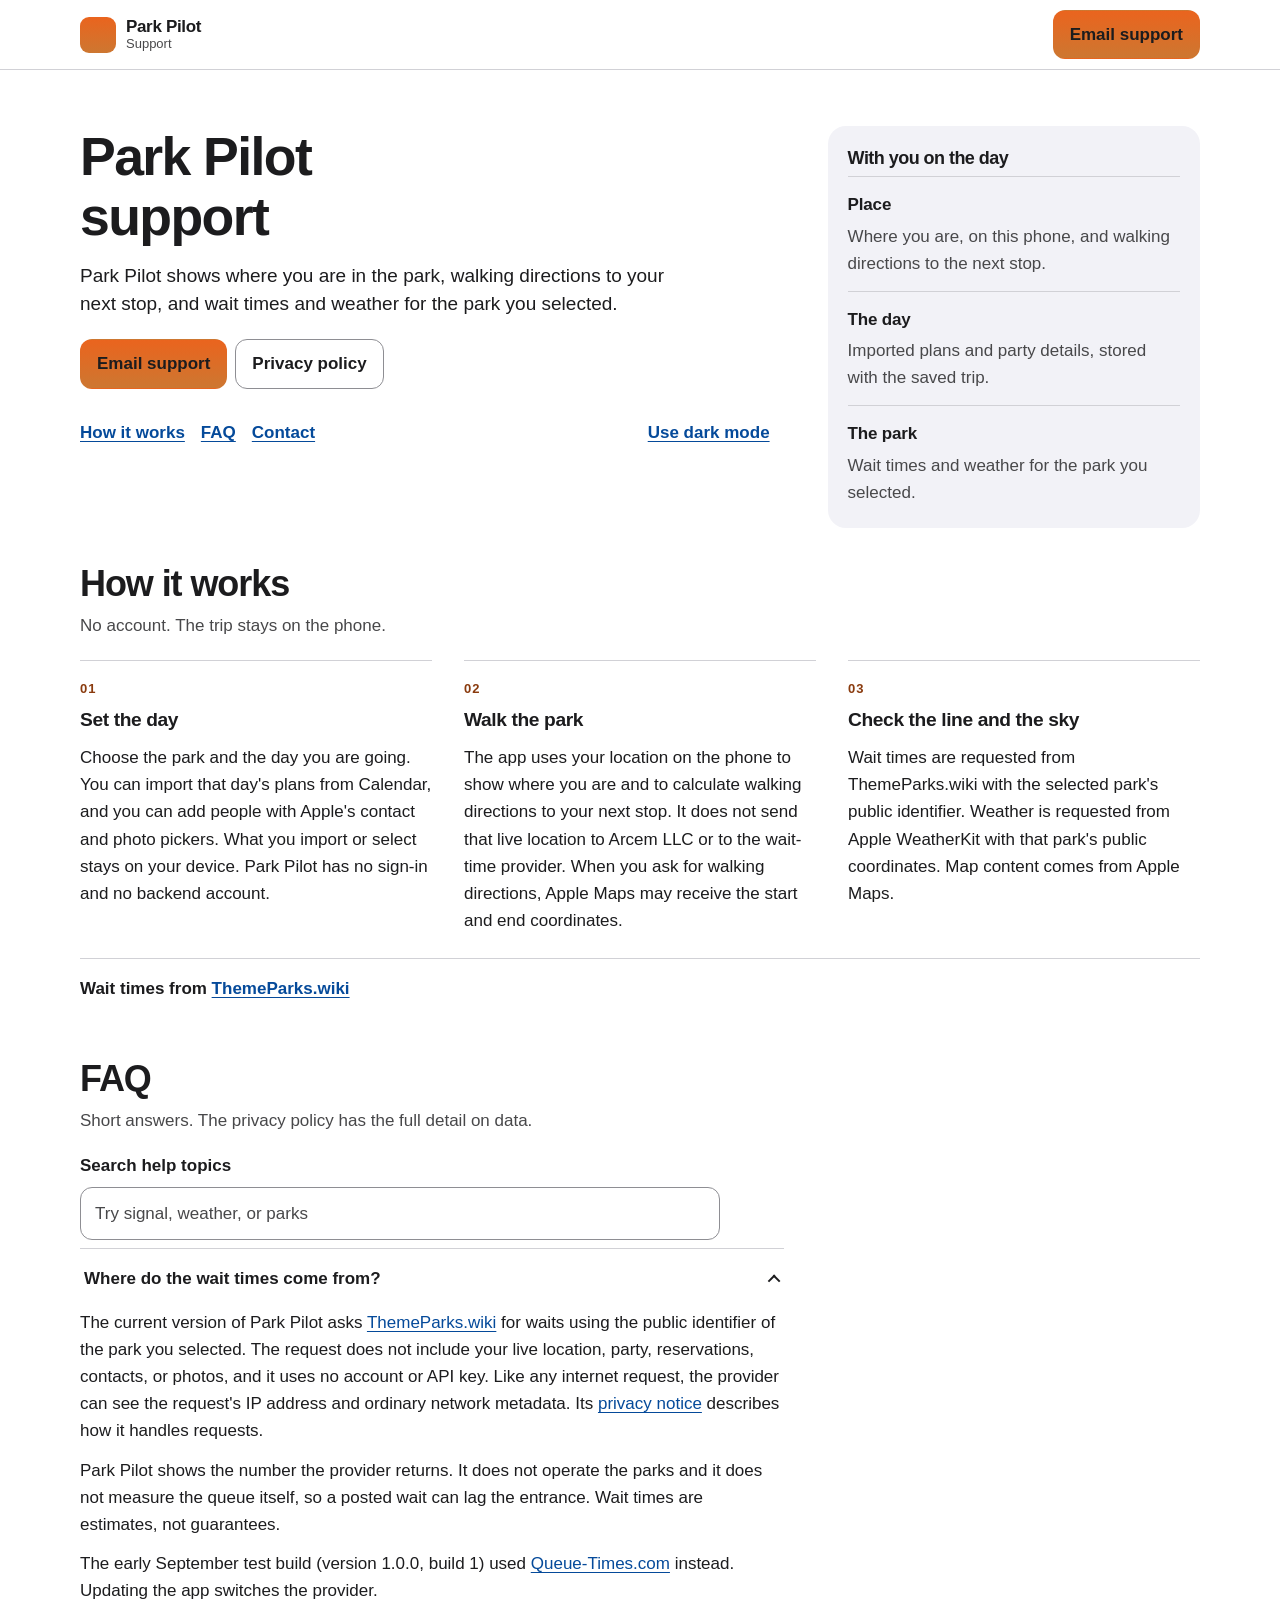
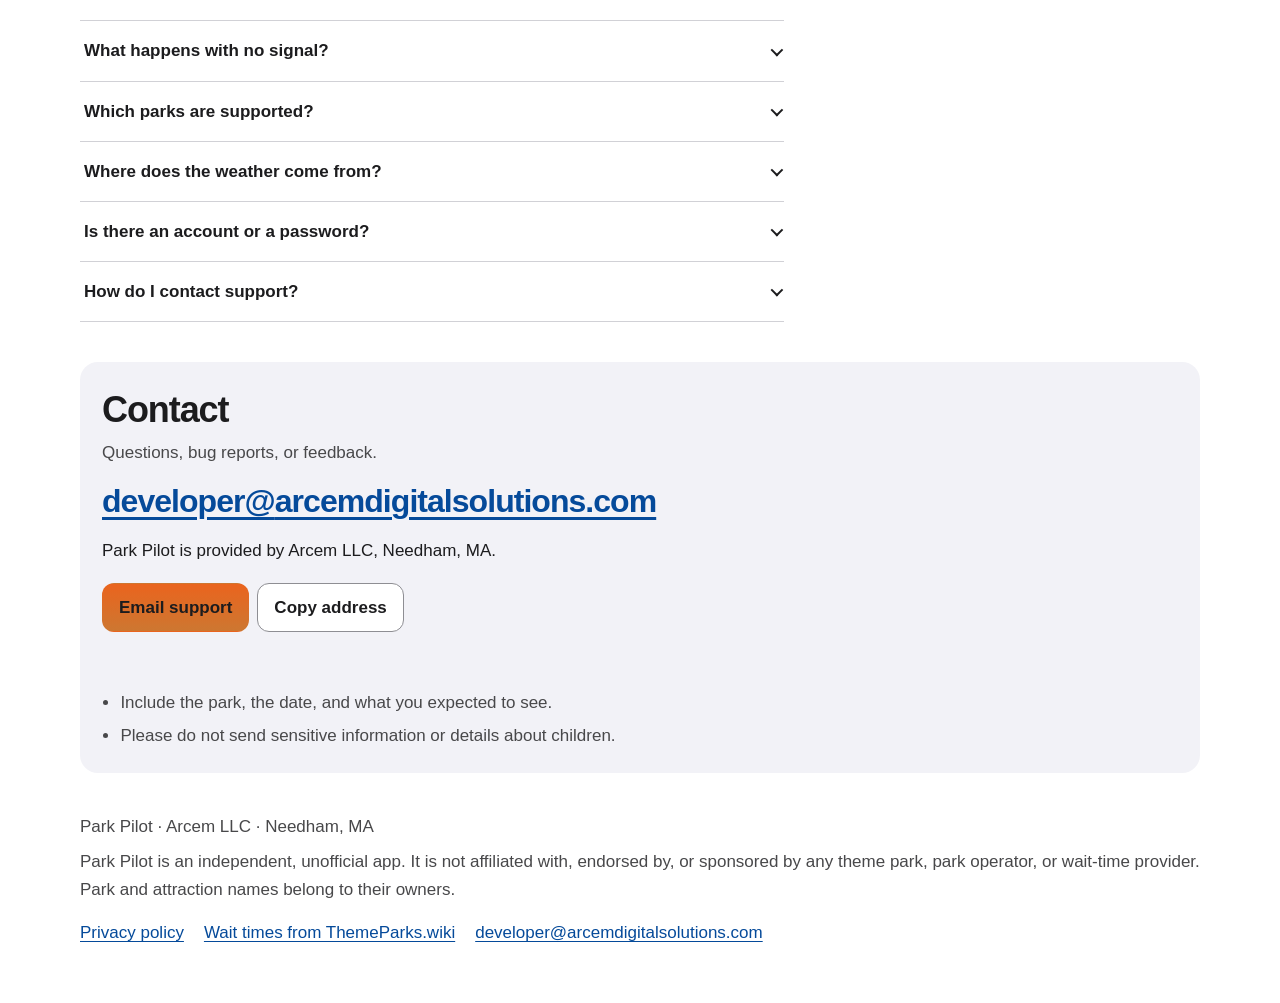
<file: index.html>
<!DOCTYPE html>
<html lang="en">
<head>
<meta charset="utf-8">
<meta name="viewport" content="width=device-width, initial-scale=1">
<title>Park Pilot Support</title>
<meta name="description" content="Support for Park Pilot from Arcem LLC: how the app works, where wait times and weather come from, and how to email the developer.">
<link rel="icon" href="favicon.svg" type="image/svg+xml">
<link rel="stylesheet" href="support.css">
<script>
try {
  var savedTheme = localStorage.getItem("parkpilot-theme");
  if (savedTheme === "light" || savedTheme === "dark") {
    document.documentElement.setAttribute("data-theme", savedTheme);
  }
} catch (e) {}
</script>
</head>
<body>
<a class="skip" href="#content">Skip to content</a>

<header class="site-header" id="top">
  <a class="brand" href="#top">
    <span class="pin" aria-hidden="true"></span>
    <span class="brand-text">
      <span class="brand-name">Park Pilot</span>
      <span class="brand-meta">Support</span>
    </span>
  </a>
  <div class="header-actions">
    <a class="button button-primary" href="mailto:developer@arcemdigitalsolutions.com?subject=Park%20Pilot%20support">Email support</a>
  </div>
</header>

<main id="content">
  <section class="hero">
    <div class="hero-copy">
      <h1>Park Pilot support</h1>
      <p class="lede">Park Pilot shows where you are in the park, walking directions to your next stop, and wait times and weather for the park you selected.</p>
      <div class="hero-actions">
        <a class="button button-primary" href="mailto:developer@arcemdigitalsolutions.com?subject=Park%20Pilot%20support">Email support</a>
        <a class="button button-secondary" href="privacy.html">Privacy policy</a>
      </div>
      <div class="hero-tools">
        <nav class="toc" aria-label="On this page">
          <a href="#how-it-works">How it works</a>
          <a href="#faq">FAQ</a>
          <a href="#contact">Contact</a>
        </nav>
        <button type="button" class="text-button" id="theme-toggle" aria-pressed="false">Use dark mode</button>
      </div>
    </div>
    <aside class="glance" aria-labelledby="glance-title">
      <h2 id="glance-title">With you on the day</h2>
      <dl>
        <div>
          <dt>Place</dt>
          <dd>Where you are, on this phone, and walking directions to the next stop.</dd>
        </div>
        <div>
          <dt>The day</dt>
          <dd>Imported plans and party details, stored with the saved trip.</dd>
        </div>
        <div>
          <dt>The park</dt>
          <dd>Wait times and weather for the park you selected.</dd>
        </div>
      </dl>
    </aside>
  </section>

  <section class="panel" id="how-it-works" aria-labelledby="how-title">
    <div class="section-head">
      <h2 id="how-title">How it works</h2>
      <p>No account. The trip stays on the phone.</p>
    </div>
    <ol class="steps">
      <li>
        <h3>Set the day</h3>
        <p>Choose the park and the day you are going. You can import that day's plans from Calendar, and you can add people with Apple's contact and photo pickers. What you import or select stays on your device. Park Pilot has no sign-in and no backend account.</p>
      </li>
      <li>
        <h3>Walk the park</h3>
        <p>The app uses your location on the phone to show where you are and to calculate walking directions to your next stop. It does not send that live location to Arcem LLC or to the wait-time provider. When you ask for walking directions, Apple Maps may receive the start and end coordinates.</p>
      </li>
      <li>
        <h3>Check the line and the sky</h3>
        <p>Wait times are requested from ThemeParks.wiki with the selected park's public identifier. Weather is requested from Apple WeatherKit with that park's public coordinates. Map content comes from Apple Maps.</p>
      </li>
    </ol>
    <p class="credit">Wait times from <a href="https://www.themeparks.wiki/">ThemeParks.wiki</a></p>
  </section>

  <section class="faq-section" id="faq" aria-labelledby="faq-title">
    <div class="section-head">
      <h2 id="faq-title">FAQ</h2>
      <p>Short answers. The privacy policy has the full detail on data.</p>
    </div>
    <form class="finder" role="search" action="#faq" method="get">
      <label for="faq-search">Search help topics</label>
      <input id="faq-search" type="search" name="q" enterkeyhint="search" autocomplete="off" spellcheck="false" placeholder="Try signal, weather, or parks">
    </form>
    <p id="faq-empty" class="empty" hidden></p>
    <div class="faq-list">
      <details class="faq-item" id="wait-times" open>
        <summary>Where do the wait times come from?</summary>
        <div class="faq-body">
          <p>The current version of Park Pilot asks <a href="https://www.themeparks.wiki/">ThemeParks.wiki</a> for waits using the public identifier of the park you selected. The request does not include your live location, party, reservations, contacts, or photos, and it uses no account or API key. Like any internet request, the provider can see the request's IP address and ordinary network metadata. Its <a href="https://www.themeparks.wiki/privacy">privacy notice</a> describes how it handles requests.</p>
          <p>Park Pilot shows the number the provider returns. It does not operate the parks and it does not measure the queue itself, so a posted wait can lag the entrance. Wait times are estimates, not guarantees.</p>
          <p>The early September test build (version 1.0.0, build 1) used <a href="https://queue-times.com/en-US">Queue-Times.com</a> instead. Updating the app switches the provider.</p>
        </div>
      </details>
      <details class="faq-item" id="no-signal">
        <summary>What happens with no signal?</summary>
        <div class="faq-body">
          <p>The saved trip stays on the device: the park day, plans you imported, and party details you added. Removing the app deletes that locally stored data.</p>
          <p>Live wait times, weather, and map imagery need a connection to refresh. Park Pilot reuses a successful wait response for up to five minutes. Without a connection, it can show the last readings it saved on the device for up to 24 hours, labeled as cached rather than live. After that, waits do not show until a new response can be requested.</p>
          <p>A missing signal does not upload your location. Park Pilot does not run a server that receives your trip, and it does not send your live location to the wait-time provider.</p>
        </div>
      </details>
      <details class="faq-item" id="parks">
        <summary>Which parks are supported?</summary>
        <div class="faq-body">
          <p>The parks you can select in Park Pilot are the supported parks. For the one you pick, the app sends that park's public identifier for waits and that park's public coordinates for weather.</p>
          <p>If a park is not in the app's list, Park Pilot is not offering waits or park weather for it. Open the park list in the app for the current set. The wait-time provider publishes data for many more parks than any one app has to include, and Park Pilot does not claim every park on that list.</p>
        </div>
      </details>
      <details class="faq-item" id="weather">
        <summary>Where does the weather come from?</summary>
        <div class="faq-body">
          <p>Current conditions come from Apple WeatherKit. The app sends the selected park's public coordinates, not your live location. Apple receives the network information needed to answer that request, including an IP address, under <a href="https://www.apple.com/legal/privacy/">Apple's privacy policy</a>.</p>
          <p>If WeatherKit cannot be reached, weather does not refresh. The saved trip is still on the device.</p>
        </div>
      </details>
      <details class="faq-item" id="account">
        <summary>Is there an account or a password?</summary>
        <div class="faq-body">
          <p>No. Park Pilot has no backend user accounts, so there is nothing to sign in to and no password to reset. Information you enter or select is stored on your device as part of the saved trip.</p>
        </div>
      </details>
      <details class="faq-item" id="email-help">
        <summary>How do I contact support?</summary>
        <div class="faq-body">
          <p>Email <a href="mailto:developer@arcemdigitalsolutions.com?subject=Park%20Pilot%20support">developer@arcemdigitalsolutions.com</a>. Include the park, the date, and what you expected to happen. Please do not send sensitive information or details about children. The same address is on the <a href="privacy.html">privacy policy</a>.</p>
        </div>
      </details>
    </div>
  </section>

  <section class="panel contact-panel" id="contact" aria-labelledby="contact-title">
    <div class="contact-card">
      <h2 id="contact-title">Contact</h2>
      <p class="contact-lead">Questions, bug reports, or feedback.</p>
      <p class="email"><a href="mailto:developer@arcemdigitalsolutions.com?subject=Park%20Pilot%20support">developer@<wbr>arcemdigitalsolutions.com</a></p>
      <p>Park Pilot is provided by Arcem LLC, Needham, MA.</p>
      <div class="contact-actions">
        <a class="button button-primary" href="mailto:developer@arcemdigitalsolutions.com?subject=Park%20Pilot%20support">Email support</a>
        <button type="button" class="button button-secondary" id="copy-email" data-email="developer@arcemdigitalsolutions.com">Copy address</button>
      </div>
      <p id="copy-status" class="status" role="status" aria-live="polite"></p>
      <ul class="contact-notes">
        <li>Include the park, the date, and what you expected to see.</li>
        <li>Please do not send sensitive information or details about children.</li>
      </ul>
    </div>
  </section>
</main>

<footer class="site-footer">
  <p>Park Pilot · Arcem LLC · Needham, MA</p>
  <p class="disclaimer" id="unofficial">Park Pilot is an independent, unofficial app. It is not affiliated with, endorsed by, or sponsored by any theme park, park operator, or wait-time provider. Park and attraction names belong to their owners.</p>
  <nav aria-label="Footer">
    <a href="privacy.html">Privacy policy</a>
    <a href="https://www.themeparks.wiki/">Wait times from ThemeParks.wiki</a>
    <a href="mailto:developer@arcemdigitalsolutions.com?subject=Park%20Pilot%20support">developer@arcemdigitalsolutions.com</a>
  </nav>
</footer>

<noscript>
  <p class="noscript">Search on this page needs JavaScript. Every answer above is already visible, and email works without it.</p>
</noscript>
<script src="support.js"></script>
</body>
</html>
</file>
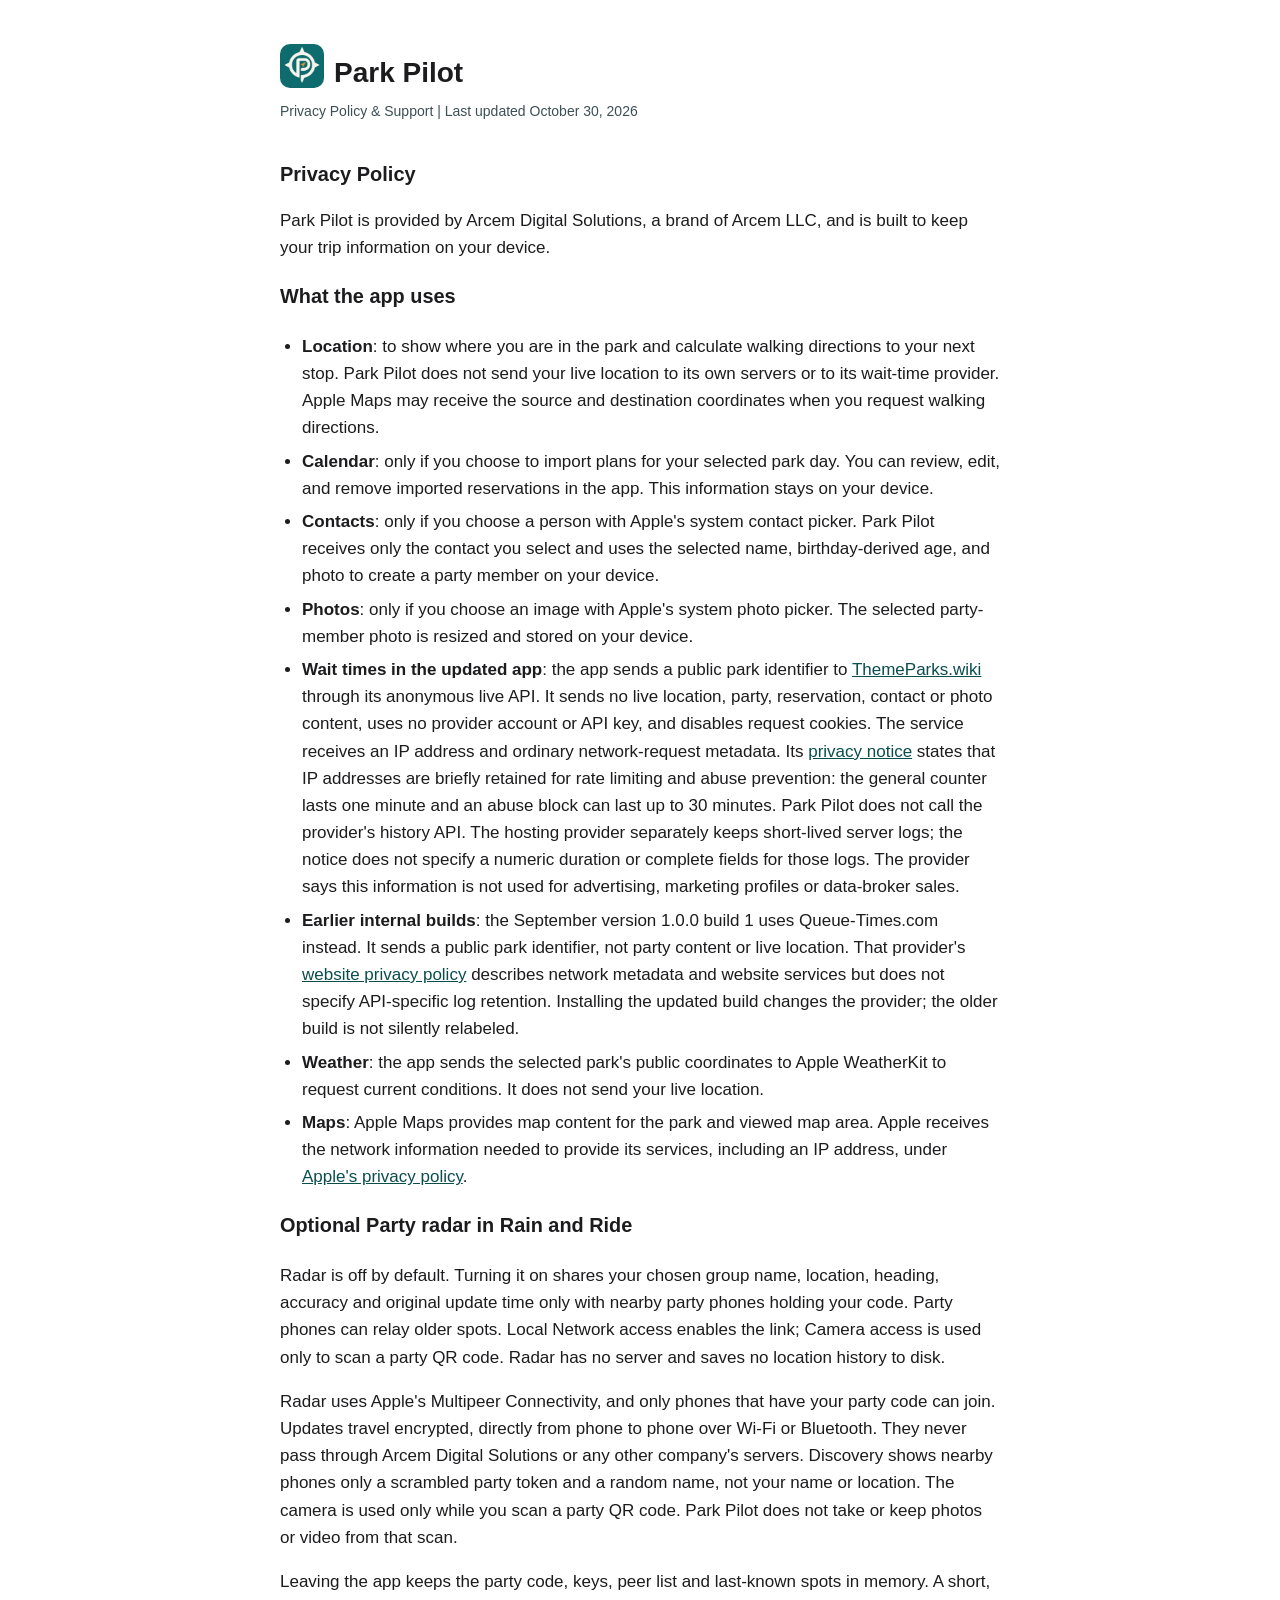
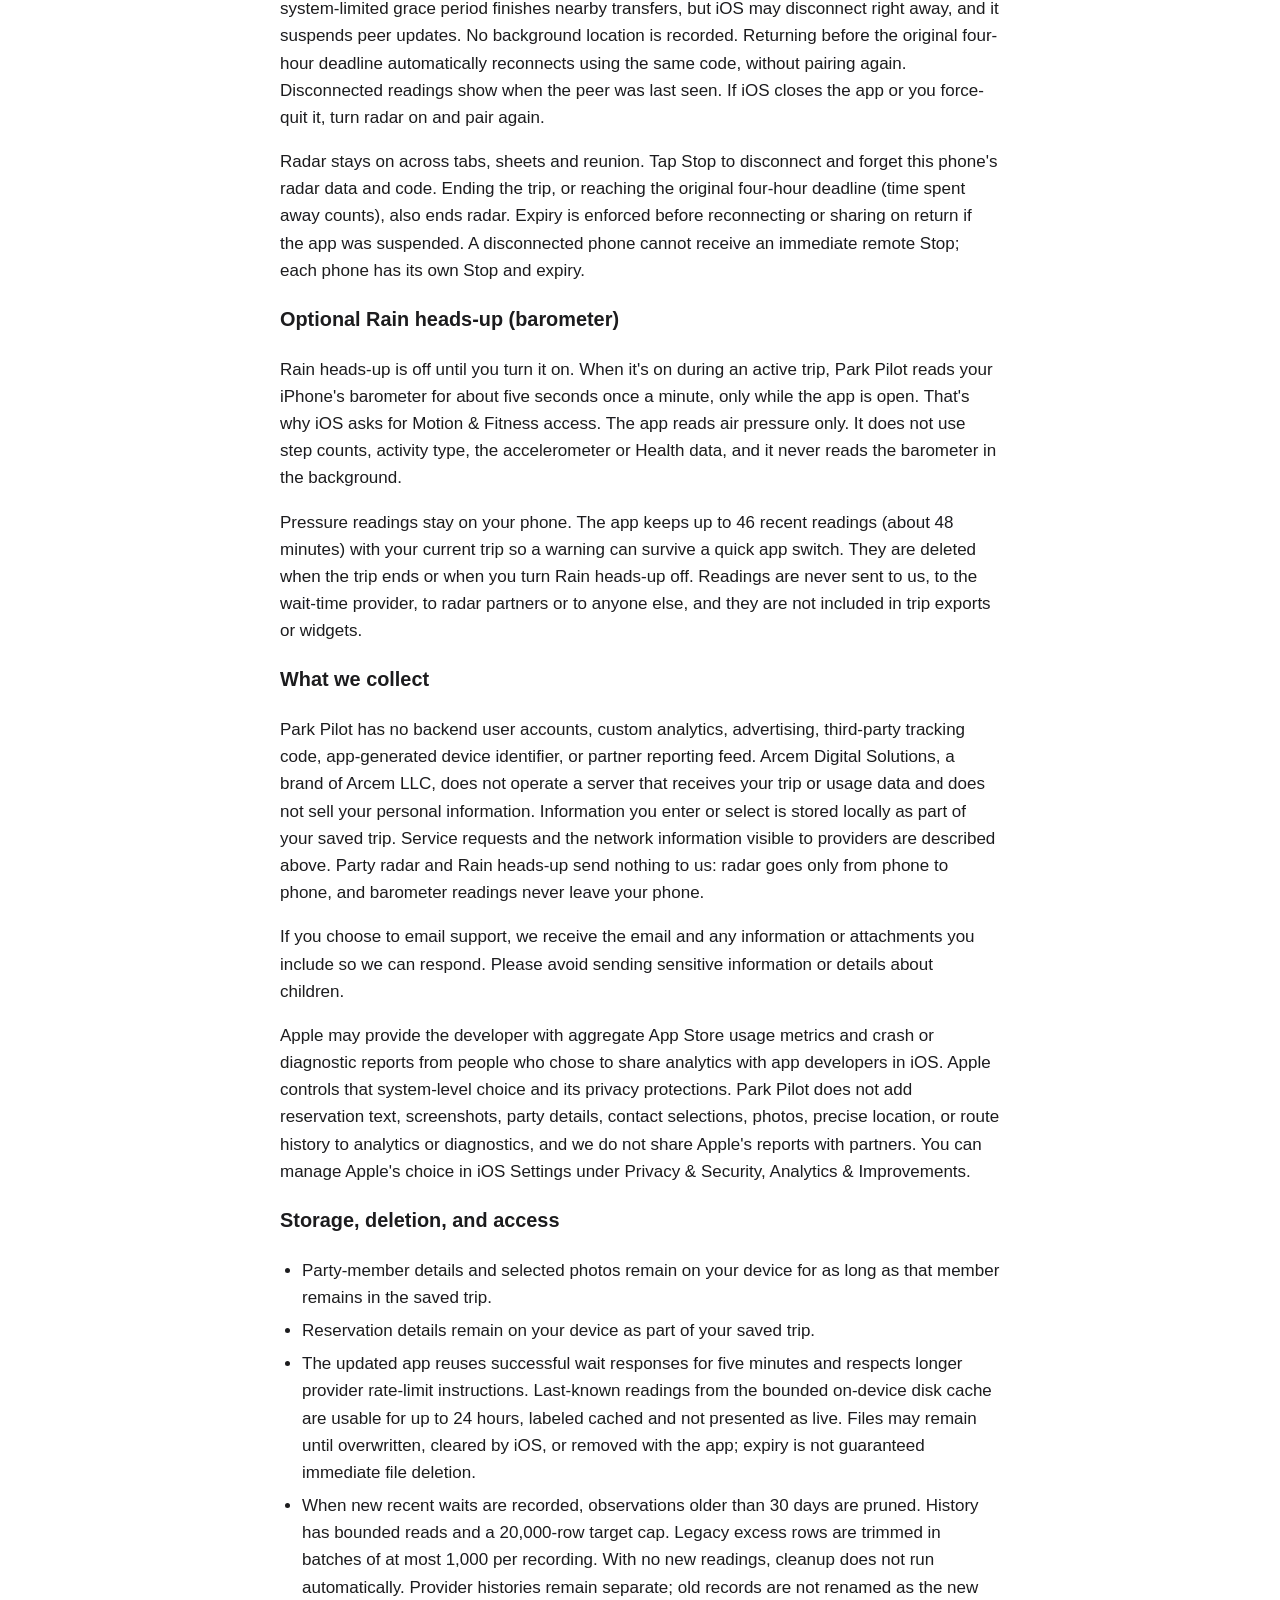
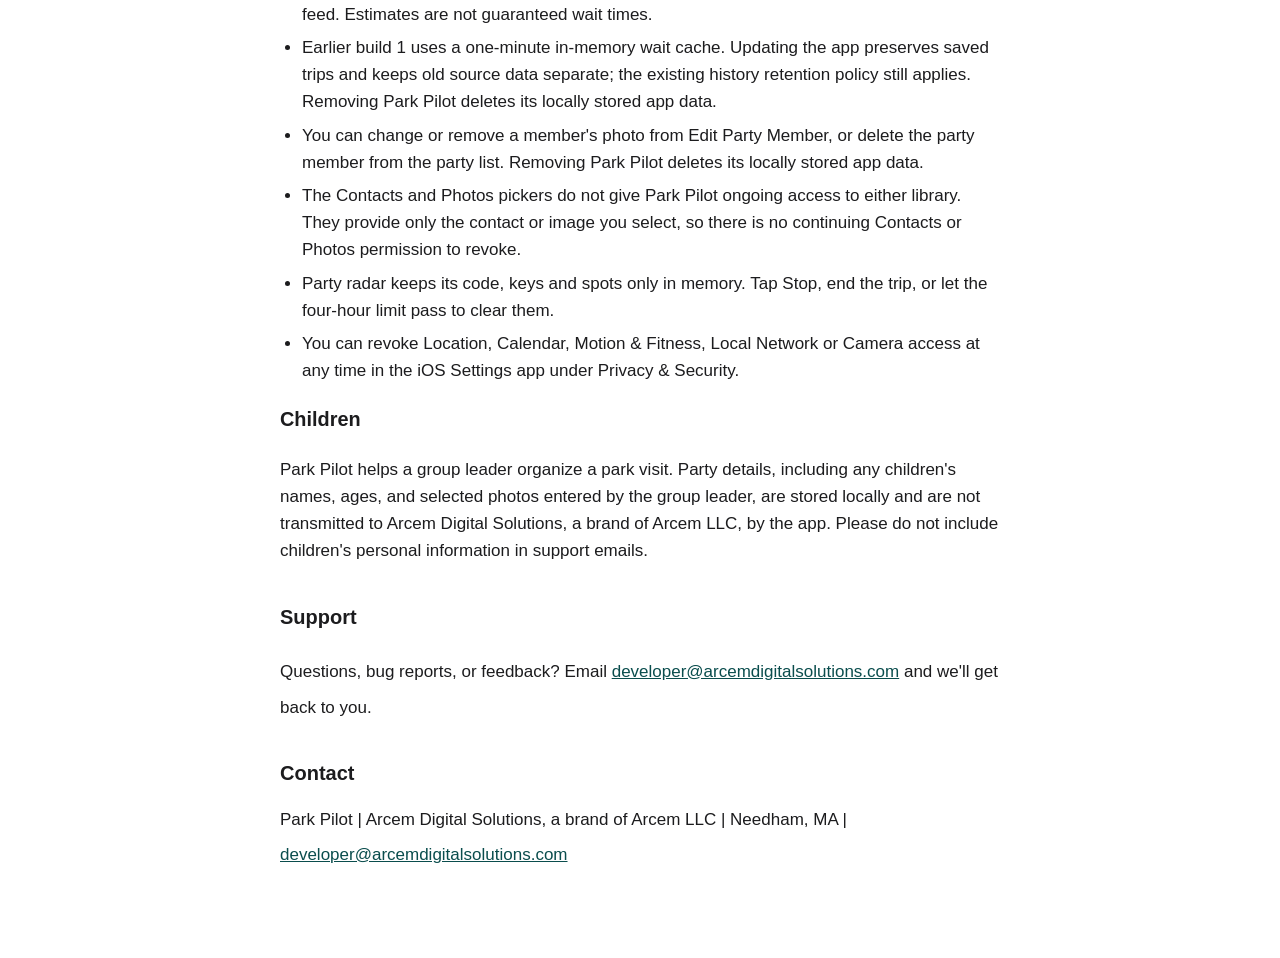
<file: privacy.html>
<!DOCTYPE html>
<html lang="en">
<head>
<meta charset="utf-8">
<meta name="viewport" content="width=device-width, initial-scale=1">
<title>Park Pilot - Privacy &amp; Support</title>
<style>
  :root { color-scheme: light dark; }
  body {
    font: 17px/1.6 -apple-system, BlinkMacSystemFont, "Segoe UI", Roboto, Helvetica, Arial, sans-serif;
    max-width: 720px; margin: 0 auto; padding: 32px 20px 64px; color: #1c1c1e;
  }
  @media (prefers-color-scheme: dark) { body { background: #000; color: #f2f2f7; } a { color: #6bd6cc; } }
  h1 { font-size: 28px; margin-bottom: 4px; }
  h2 { font-size: 20px; margin-top: 36px; }
  .updated { color: #3d4f57; font-size: 14px; margin-top: 0; }
  @media (prefers-color-scheme: dark) { .updated { color: #b8cccf; } }
  ul { padding-left: 22px; }
  li { margin: 6px 0; }
  a { color: #0a4d4d; overflow-wrap: anywhere; }
  a[href^="mailto:"] { display: inline-block; min-height: 44px; padding: 8px 0; box-sizing: border-box; }
  @media (prefers-color-scheme: dark) { a { color: #6bd6cc; } }
  .brand { display: flex; align-items: center; gap: 10px; }
  .icon { width: 44px; height: 44px; border-radius: 10px; }
</style>
</head>
<body>
  <div class="brand"><img class="icon" src="assets/park-pilot-icon.png" alt="" aria-hidden="true"><h1>Park Pilot</h1></div>
  <p class="updated">Privacy Policy &amp; Support | Last updated October 30, 2026</p>

  <h2>Privacy Policy</h2>
  <p>Park Pilot is provided by Arcem Digital Solutions, a brand of Arcem LLC, and is built to keep your trip information on your device.</p>
  <h3>What the app uses</h3>
  <ul>
    <li><strong>Location</strong>: to show where you are in the park and calculate walking directions to your next stop. Park Pilot does not send your live location to its own servers or to its wait-time provider. Apple Maps may receive the source and destination coordinates when you request walking directions.</li>
    <li><strong>Calendar</strong>: only if you choose to import plans for your selected park day. You can review, edit, and remove imported reservations in the app. This information stays on your device.</li>
    <li><strong>Contacts</strong>: only if you choose a person with Apple's system contact picker. Park Pilot receives only the contact you select and uses the selected name, birthday-derived age, and photo to create a party member on your device.</li>
    <li><strong>Photos</strong>: only if you choose an image with Apple's system photo picker. The selected party-member photo is resized and stored on your device.</li>
    <li><strong>Wait times in the updated app</strong>: the app sends a public park identifier to <a href="https://www.themeparks.wiki/">ThemeParks.wiki</a> through its anonymous live API. It sends no live location, party, reservation, contact or photo content, uses no provider account or API key, and disables request cookies. The service receives an IP address and ordinary network-request metadata. Its <a href="https://www.themeparks.wiki/privacy">privacy notice</a> states that IP addresses are briefly retained for rate limiting and abuse prevention: the general counter lasts one minute and an abuse block can last up to 30 minutes. Park Pilot does not call the provider's history API. The hosting provider separately keeps short-lived server logs; the notice does not specify a numeric duration or complete fields for those logs. The provider says this information is not used for advertising, marketing profiles or data-broker sales.</li>
    <li><strong>Earlier internal builds</strong>: the September version 1.0.0 build 1 uses Queue-Times.com instead. It sends a public park identifier, not party content or live location. That provider's <a href="https://queue-times.com/en-US/pages/privacy">website privacy policy</a> describes network metadata and website services but does not specify API-specific log retention. Installing the updated build changes the provider; the older build is not silently relabeled.</li>
    <li><strong>Weather</strong>: the app sends the selected park's public coordinates to Apple WeatherKit to request current conditions. It does not send your live location.</li>
    <li><strong>Maps</strong>: Apple Maps provides map content for the park and viewed map area. Apple receives the network information needed to provide its services, including an IP address, under <a href="https://www.apple.com/legal/privacy/">Apple's privacy policy</a>.</li>
  </ul>
  <h3>Optional Party radar in Rain and Ride</h3>
  <p>Radar is off by default. Turning it on shares your chosen group name, location, heading, accuracy and original update time only with nearby party phones holding your code. Party phones can relay older spots. Local Network access enables the link; Camera access is used only to scan a party QR code. Radar has no server and saves no location history to disk.</p>
  <p>Radar uses Apple's Multipeer Connectivity, and only phones that have your party code can join. Updates travel encrypted, directly from phone to phone over Wi-Fi or Bluetooth. They never pass through Arcem Digital Solutions or any other company's servers. Discovery shows nearby phones only a scrambled party token and a random name, not your name or location. The camera is used only while you scan a party QR code. Park Pilot does not take or keep photos or video from that scan.</p>
  <p>Leaving the app keeps the party code, keys, peer list and last-known spots in memory. A short, system-limited grace period finishes nearby transfers, but iOS may disconnect right away, and it suspends peer updates. No background location is recorded. Returning before the original four-hour deadline automatically reconnects using the same code, without pairing again. Disconnected readings show when the peer was last seen. If iOS closes the app or you force-quit it, turn radar on and pair again.</p>
  <p>Radar stays on across tabs, sheets and reunion. Tap Stop to disconnect and forget this phone's radar data and code. Ending the trip, or reaching the original four-hour deadline (time spent away counts), also ends radar. Expiry is enforced before reconnecting or sharing on return if the app was suspended. A disconnected phone cannot receive an immediate remote Stop; each phone has its own Stop and expiry.</p>
  <h3>Optional Rain heads-up (barometer)</h3>
  <p>Rain heads-up is off until you turn it on. When it's on during an active trip, Park Pilot reads your iPhone's barometer for about five seconds once a minute, only while the app is open. That's why iOS asks for Motion &amp; Fitness access. The app reads air pressure only. It does not use step counts, activity type, the accelerometer or Health data, and it never reads the barometer in the background.</p>
  <p>Pressure readings stay on your phone. The app keeps up to 46 recent readings (about 48 minutes) with your current trip so a warning can survive a quick app switch. They are deleted when the trip ends or when you turn Rain heads-up off. Readings are never sent to us, to the wait-time provider, to radar partners or to anyone else, and they are not included in trip exports or widgets.</p>
  <h3>What we collect</h3>
  <p>Park Pilot has no backend user accounts, custom analytics, advertising, third-party tracking code, app-generated device identifier, or partner reporting feed. Arcem Digital Solutions, a brand of Arcem LLC, does not operate a server that receives your trip or usage data and does not sell your personal information. Information you enter or select is stored locally as part of your saved trip. Service requests and the network information visible to providers are described above. Party radar and Rain heads-up send nothing to us: radar goes only from phone to phone, and barometer readings never leave your phone.</p>
  <p>If you choose to email support, we receive the email and any information or attachments you include so we can respond. Please avoid sending sensitive information or details about children.</p>
  <p>Apple may provide the developer with aggregate App Store usage metrics and crash or diagnostic reports from people who chose to share analytics with app developers in iOS. Apple controls that system-level choice and its privacy protections. Park Pilot does not add reservation text, screenshots, party details, contact selections, photos, precise location, or route history to analytics or diagnostics, and we do not share Apple's reports with partners. You can manage Apple's choice in iOS Settings under Privacy &amp; Security, Analytics &amp; Improvements.</p>
  <h3>Storage, deletion, and access</h3>
  <ul>
    <li>Party-member details and selected photos remain on your device for as long as that member remains in the saved trip.</li>
    <li>Reservation details remain on your device as part of your saved trip.</li>
    <li>The updated app reuses successful wait responses for five minutes and respects longer provider rate-limit instructions. Last-known readings from the bounded on-device disk cache are usable for up to 24 hours, labeled cached and not presented as live. Files may remain until overwritten, cleared by iOS, or removed with the app; expiry is not guaranteed immediate file deletion.</li>
    <li>When new recent waits are recorded, observations older than 30 days are pruned. History has bounded reads and a 20,000-row target cap. Legacy excess rows are trimmed in batches of at most 1,000 per recording. With no new readings, cleanup does not run automatically. Provider histories remain separate; old records are not renamed as the new feed. Estimates are not guaranteed wait times.</li>
    <li>Earlier build 1 uses a one-minute in-memory wait cache. Updating the app preserves saved trips and keeps old source data separate; the existing history retention policy still applies. Removing Park Pilot deletes its locally stored app data.</li>
    <li>You can change or remove a member's photo from Edit Party Member, or delete the party member from the party list. Removing Park Pilot deletes its locally stored app data.</li>
    <li>The Contacts and Photos pickers do not give Park Pilot ongoing access to either library. They provide only the contact or image you select, so there is no continuing Contacts or Photos permission to revoke.</li>
    <li>Party radar keeps its code, keys and spots only in memory. Tap Stop, end the trip, or let the four-hour limit pass to clear them.</li>
    <li>You can revoke Location, Calendar, Motion &amp; Fitness, Local Network or Camera access at any time in the iOS Settings app under Privacy &amp; Security.</li>
  </ul>
  <h3>Children</h3>
  <p>Park Pilot helps a group leader organize a park visit. Party details, including any children's names, ages, and selected photos entered by the group leader, are stored locally and are not transmitted to Arcem Digital Solutions, a brand of Arcem LLC, by the app. Please do not include children's personal information in support emails.</p>

  <h2>Support</h2>
  <p>Questions, bug reports, or feedback? Email <a href="mailto:developer@arcemdigitalsolutions.com">developer@arcemdigitalsolutions.com</a> and we'll get back to you.</p>

  <h2>Contact</h2>
  <p>Park Pilot | Arcem Digital Solutions, a brand of Arcem LLC | Needham, MA | <a href="mailto:developer@arcemdigitalsolutions.com">developer@arcemdigitalsolutions.com</a></p>
</body>
</html>
</file>
<file: support.css>
:root {
  --bg: #ffffff;
  --bg-muted: #f2f2f7;
  --ink: #1c1c1e;
  --muted: #48484a;
  --line: #8e8e93;
  --line-soft: #d1d1d6;
  --link: #054a9a;
  --accent-top: #ea641e;
  --accent-bottom: #cd7731;
  --accent-ink: #8a3b0e;
  --focus: #1c1c1e;
  --danger: #8d1d18;
  --ok: #0d5c2e;
  --button-ink: #1c1c1e;
  --card: #ffffff;
  color-scheme: light;
  font-family: -apple-system, BlinkMacSystemFont, "Segoe UI", Roboto, Helvetica, Arial, sans-serif;
}

@media (prefers-color-scheme: dark) {
  :root:not([data-theme="light"]) {
    --bg: #000000;
    --bg-muted: #1c1c1e;
    --ink: #f2f2f7;
    --muted: #aeaeb2;
    --line: #8e8e93;
    --line-soft: #3a3a3c;
    --link: #6cb4ff;
    --accent-ink: #ffb07a;
    --focus: #f2f2f7;
    --danger: #ffb4ae;
    --ok: #8ee0ad;
    --button-ink: #1c1c1e;
    --card: #1c1c1e;
    color-scheme: dark;
  }
}

:root[data-theme="dark"] {
  --bg: #000000;
  --bg-muted: #1c1c1e;
  --ink: #f2f2f7;
  --muted: #aeaeb2;
  --line: #8e8e93;
  --line-soft: #3a3a3c;
  --link: #6cb4ff;
  --accent-ink: #ffb07a;
  --focus: #f2f2f7;
  --danger: #ffb4ae;
  --ok: #8ee0ad;
  --button-ink: #1c1c1e;
  --card: #2c2c2e;
  color-scheme: dark;
}

:root[data-theme="light"] {
  color-scheme: light;
}

*,
*::before,
*::after {
  box-sizing: border-box;
}

html {
  scroll-behavior: smooth;
}

@media (prefers-reduced-motion: reduce) {
  html {
    scroll-behavior: auto;
  }
}

body {
  margin: 0;
  background: var(--bg);
  color: var(--ink);
  font-size: 1.0625rem;
  line-height: 1.6;
}

:focus:not(:focus-visible) {
  outline: none;
}

:focus-visible {
  outline: 3px solid var(--focus);
  outline-offset: 3px;
}

.skip {
  position: absolute;
  left: 16px;
  top: 8px;
  transform: translateY(-150%);
  background: var(--card);
  color: var(--ink);
  padding: 10px 14px;
  border-radius: 10px;
  z-index: 20;
}

.skip:focus {
  transform: none;
}

a {
  color: var(--link);
  text-underline-offset: 0.16em;
}

a[href^="mailto:"] {
  overflow-wrap: anywhere;
}

a:hover {
  text-decoration-thickness: 2px;
}

.site-header,
.hero,
.panel,
.faq-section,
.site-footer {
  width: min(1120px, calc(100% - 40px));
  margin-inline: auto;
}

.site-header {
  position: sticky;
  top: 0;
  z-index: 10;
  display: flex;
  flex-wrap: wrap;
  align-items: center;
  justify-content: space-between;
  gap: 12px 16px;
  width: 100%;
  max-width: none;
  padding: 10px 20px;
  background: var(--bg);
  border-bottom: 1px solid var(--line-soft);
}

.brand {
  display: flex;
  align-items: center;
  gap: 10px;
  color: inherit;
  text-decoration: none;
  min-height: 44px;
}

.pin {
  width: 36px;
  height: 36px;
  border-radius: 9px;
  background: linear-gradient(180deg, var(--accent-top), var(--accent-bottom));
  flex: none;
}

.brand-text {
  display: flex;
  flex-direction: column;
  line-height: 1.15;
}

.brand-name {
  font-weight: 700;
  letter-spacing: -0.02em;
}

.brand-meta {
  color: var(--muted);
  font-size: 0.8125rem;
}

.header-actions,
.hero-actions,
.contact-actions {
  display: flex;
  flex-wrap: wrap;
  gap: 8px;
}

.button {
  display: inline-flex;
  align-items: center;
  justify-content: center;
  min-height: 44px;
  padding: 10px 16px;
  border-radius: 12px;
  border: 1px solid transparent;
  font: inherit;
  font-weight: 600;
  text-decoration: none;
  cursor: pointer;
  color: var(--button-ink);
}

.button-primary {
  background: linear-gradient(180deg, var(--accent-top), var(--accent-bottom));
  color: var(--button-ink);
}

.button-primary:hover {
  filter: brightness(1.05);
}

.button-secondary {
  background: var(--card);
  color: var(--ink);
  border-color: var(--line);
}

.text-button {
  min-height: 44px;
  padding: 8px 2px;
  border: 0;
  background: none;
  color: var(--link);
  font: inherit;
  font-weight: 600;
  text-decoration: underline;
  text-underline-offset: 0.16em;
  cursor: pointer;
}

.hero,
.panel,
.faq-section,
.contact-card,
.site-footer {
  scroll-margin-top: 84px;
}

.hero {
  display: grid;
  gap: 28px;
  padding: 28px 0 8px;
}

.hero h1,
.section-head h2,
.contact-card h2,
.glance h2 {
  font-weight: 700;
  letter-spacing: -0.03em;
  line-height: 1.12;
  margin: 0;
}

.hero h1 {
  font-size: clamp(2.25rem, 7vw, 3.35rem);
  max-width: 11ch;
}

.lede {
  margin: 16px 0 0;
  font-size: 1.1875rem;
  line-height: 1.45;
  max-width: 38rem;
}

.hero-actions {
  margin-top: 22px;
}

.hero-tools {
  display: flex;
  flex-wrap: wrap;
  align-items: center;
  justify-content: space-between;
  gap: 4px 16px;
  margin-top: 22px;
}

.toc {
  display: flex;
  flex-wrap: wrap;
  gap: 4px 16px;
}

.toc a {
  display: inline-flex;
  align-items: center;
  min-height: 44px;
  font-weight: 600;
}

.glance {
  background: var(--bg-muted);
  border-radius: 18px;
  padding: 22px 20px 8px;
}

.glance h2 {
  font-size: 1.125rem;
  margin-bottom: 8px;
}

.glance dl {
  margin: 0;
}

.glance div {
  padding: 14px 0;
  border-top: 1px solid var(--line-soft);
}

.glance dt {
  font-weight: 700;
  letter-spacing: -0.01em;
}

.glance dd {
  margin: 4px 0 0;
  color: var(--muted);
}

.panel,
.faq-section {
  padding: 28px 0;
}

.section-head {
  max-width: 40rem;
  margin-bottom: 8px;
}

.section-head h2,
.contact-card h2 {
  font-size: clamp(1.75rem, 4vw, 2.25rem);
}

.section-head p,
.contact-lead {
  margin: 8px 0 0;
  color: var(--muted);
}

.steps {
  list-style: none;
  margin: 20px 0 0;
  padding: 0;
  display: grid;
  gap: 0;
}

.steps li {
  padding: 22px 0 4px;
  border-top: 1px solid var(--line-soft);
}

.steps h3 {
  margin: 0 0 8px;
  font-size: 1.2rem;
  letter-spacing: -0.02em;
}

.steps h3::before {
  display: block;
  margin-bottom: 6px;
  color: var(--accent-ink);
  font-size: 0.8125rem;
  font-weight: 700;
  letter-spacing: 0.08em;
}

.steps li:nth-child(1) h3::before { content: "01"; }
.steps li:nth-child(2) h3::before { content: "02"; }
.steps li:nth-child(3) h3::before { content: "03"; }

.steps p {
  margin: 0;
}

.credit {
  margin: 20px 0 0;
  padding-top: 16px;
  border-top: 1px solid var(--line-soft);
  font-size: 1.0625rem;
  font-weight: 700;
}

.finder {
  margin: 18px 0 8px;
  max-width: 40rem;
}

.finder label {
  display: block;
  font-weight: 600;
  margin-bottom: 8px;
}

.finder input {
  width: 100%;
  min-height: 48px;
  padding: 12px 14px;
  border-radius: 12px;
  border: 1px solid var(--line);
  background: var(--bg);
  color: var(--ink);
  font: inherit;
}

.finder input::placeholder {
  color: var(--muted);
  opacity: 1;
}

.faq-list {
  max-width: 44rem;
  border-top: 1px solid var(--line-soft);
}

.faq-item {
  border-bottom: 1px solid var(--line-soft);
}

.faq-item summary {
  display: flex;
  align-items: center;
  justify-content: space-between;
  gap: 16px;
  cursor: pointer;
  font-weight: 600;
  padding: 16px 4px;
  min-height: 52px;
  list-style: none;
}

.faq-item summary::-webkit-details-marker {
  display: none;
}

.faq-item summary::after {
  content: "";
  width: 9px;
  height: 9px;
  border-right: 2px solid var(--ink);
  border-bottom: 2px solid var(--ink);
  transform: rotate(45deg) translateY(-2px);
  flex: none;
}

.faq-item[open] summary::after {
  transform: rotate(225deg) translateY(-2px);
}

.faq-body {
  padding: 0 4px 16px 0;
}

.faq-body p {
  margin: 0 0 12px;
}

.faq-body p:last-child {
  margin-bottom: 0;
}

.empty {
  max-width: 44rem;
  margin: 12px 0;
  padding: 16px;
  border: 1px solid var(--line);
  border-radius: 12px;
  background: var(--bg-muted);
}

.status {
  min-height: 1.6em;
  margin: 12px 0 0;
  font-weight: 600;
}

.status[data-state="error"] {
  color: var(--danger);
}

.status[data-state="ok"] {
  color: var(--ok);
}

.contact-panel {
  padding-top: 12px;
}

.contact-card {
  background: var(--bg-muted);
  border-radius: 18px;
  padding: 28px 22px 24px;
}

.email {
  margin: 16px 0 8px;
  font-size: clamp(1.35rem, 4.6vw, 2rem);
  font-weight: 700;
  letter-spacing: -0.03em;
  line-height: 1.2;
  overflow-wrap: anywhere;
}

.contact-actions {
  margin-top: 18px;
}

.contact-notes {
  margin: 18px 0 0;
  padding-left: 1.15rem;
  color: var(--muted);
}

.contact-notes li + li {
  margin-top: 6px;
}

.site-footer {
  padding: 12px 0 48px;
  color: var(--muted);
}

.site-footer p {
  margin: 0 0 8px;
}

.site-footer nav {
  display: flex;
  flex-direction: column;
  align-items: flex-start;
  gap: 4px;
}

.site-footer a {
  display: inline-flex;
  align-items: center;
  min-height: 44px;
}

.noscript {
  width: min(1120px, calc(100% - 40px));
  margin: 0 auto 32px;
  color: var(--muted);
}

@media (min-width: 800px) {
  .site-header {
    padding-inline: max(20px, calc((100% - 1120px) / 2));
  }

  .hero {
    grid-template-columns: minmax(0, 1.3fr) minmax(280px, 0.7fr);
    align-items: start;
    gap: 56px;
    padding-top: 56px;
  }

  .steps {
    grid-template-columns: repeat(3, minmax(0, 1fr));
    gap: 32px;
  }

  .steps li {
    padding-top: 18px;
  }

  .site-footer nav {
    flex-direction: row;
    flex-wrap: wrap;
    gap: 8px 20px;
  }
}

@media print {
  .site-header,
  .skip,
  #theme-toggle,
  #copy-email,
  .finder {
    display: none;
  }

  body {
    background: #fff;
    color: #000;
  }

  a {
    color: #000;
  }
}
</file>
